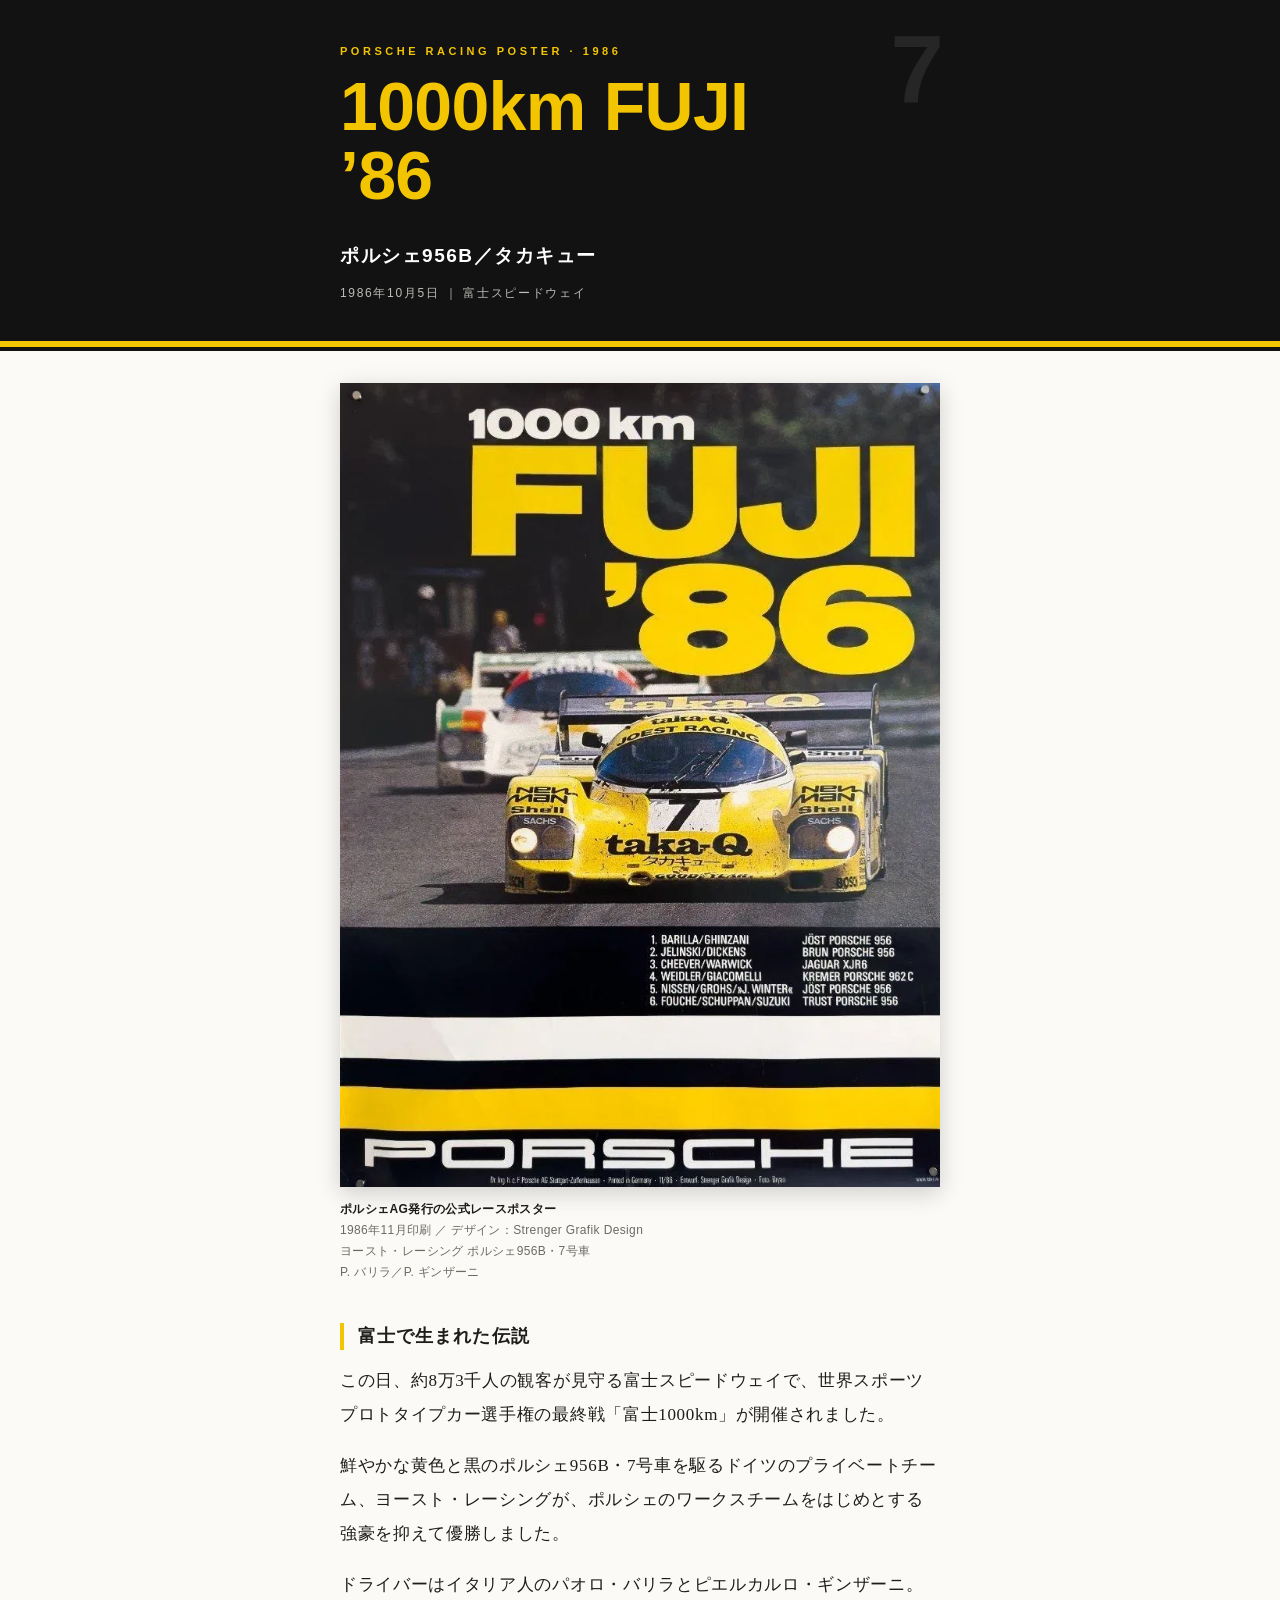
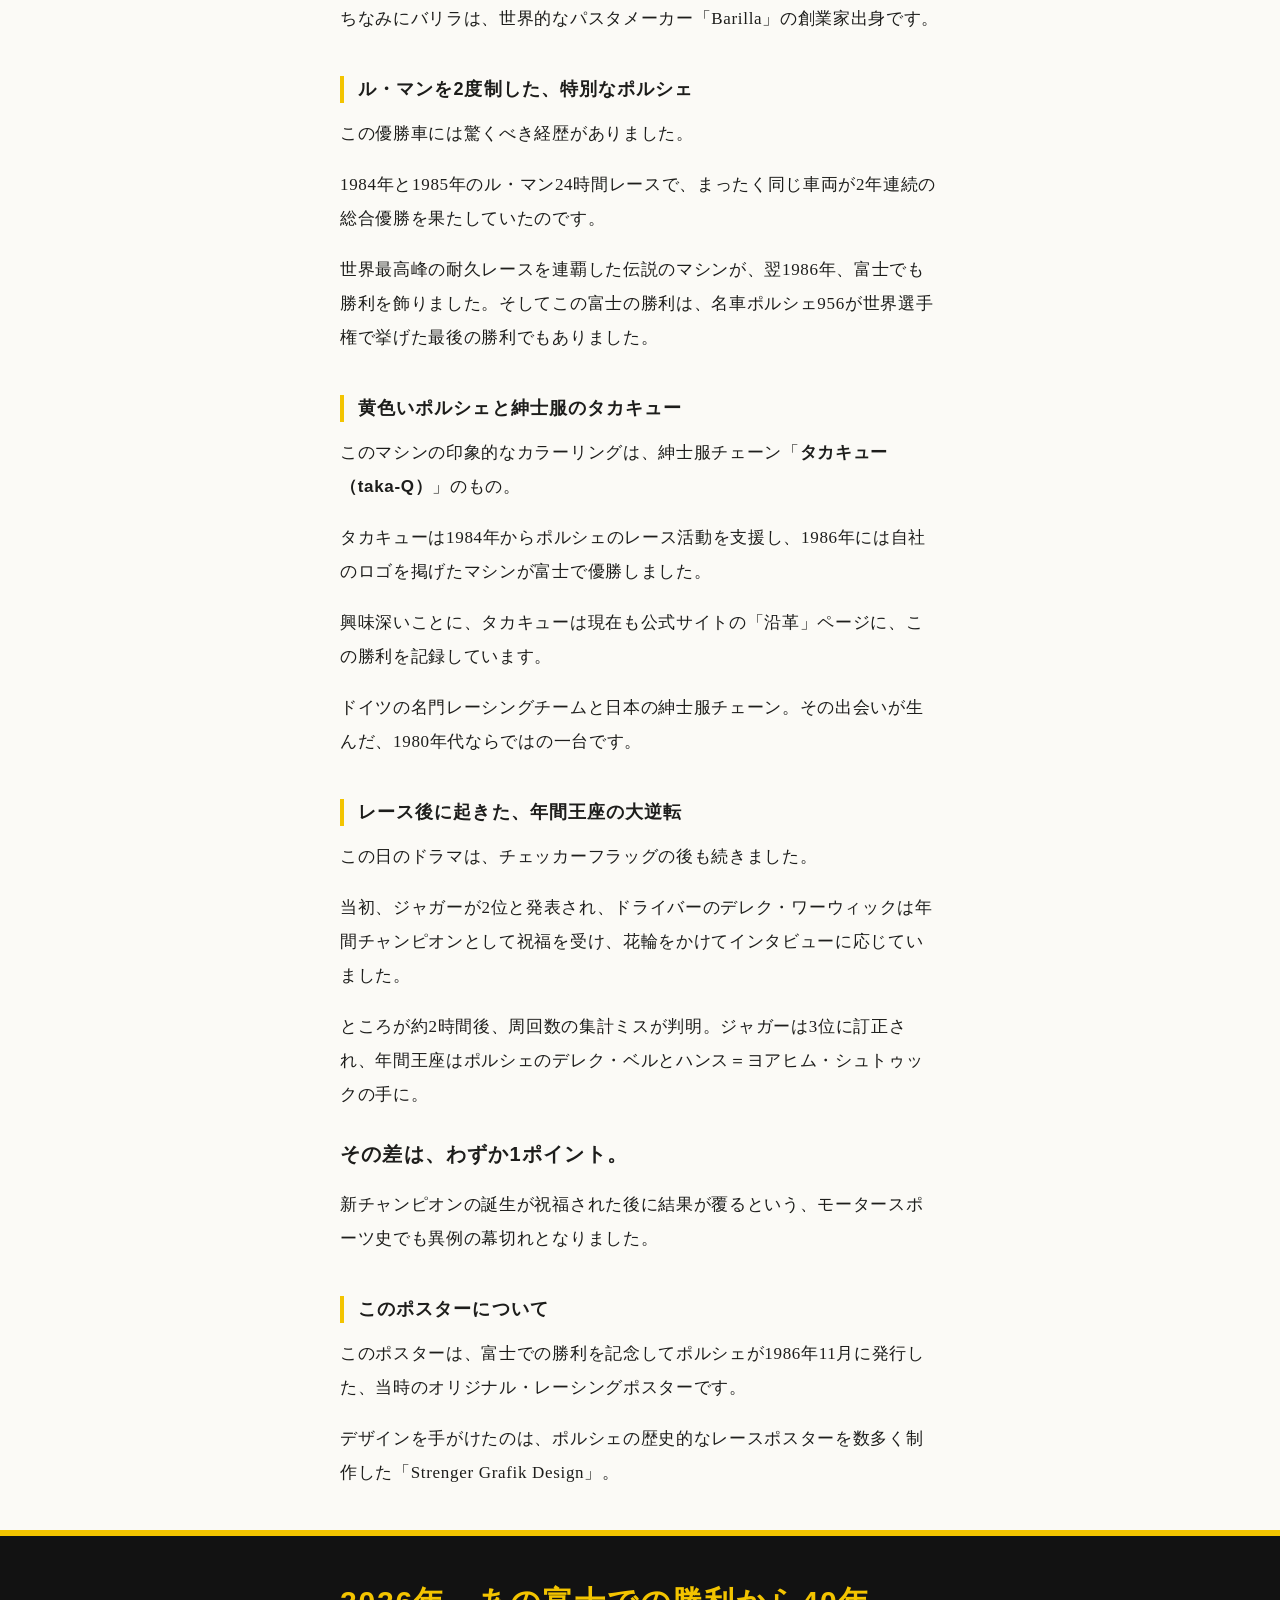
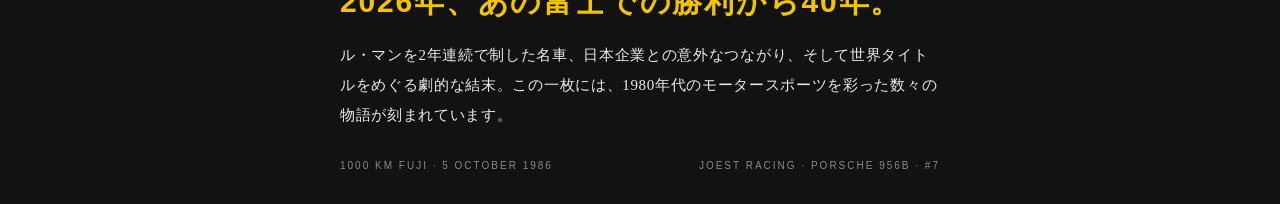
<file: site/index.html>
<!doctype html>
<html lang="ja">
<head>
<meta charset="utf-8">
<meta name="viewport" content="width=device-width, initial-scale=1">
<title>1000km FUJI ’86</title>
<!-- QR stub: the printed QR points here. To move the story, change only the two URLs below. -->
<meta http-equiv="refresh" content="0; url=story/">
<link rel="canonical" href="https://alexkoxbox.github.io/fuji86/story/">
<meta name="robots" content="noindex">
<style>body{margin:0;background:#121212;color:#F3C400;font:700 16px "Hiragino Sans",sans-serif;display:grid;place-items:center;min-height:100vh}a{color:#F3C400}</style>
</head>
<body><p><a href="story/">このポスターの物語を読む →</a></p></body>
</html>
</file>
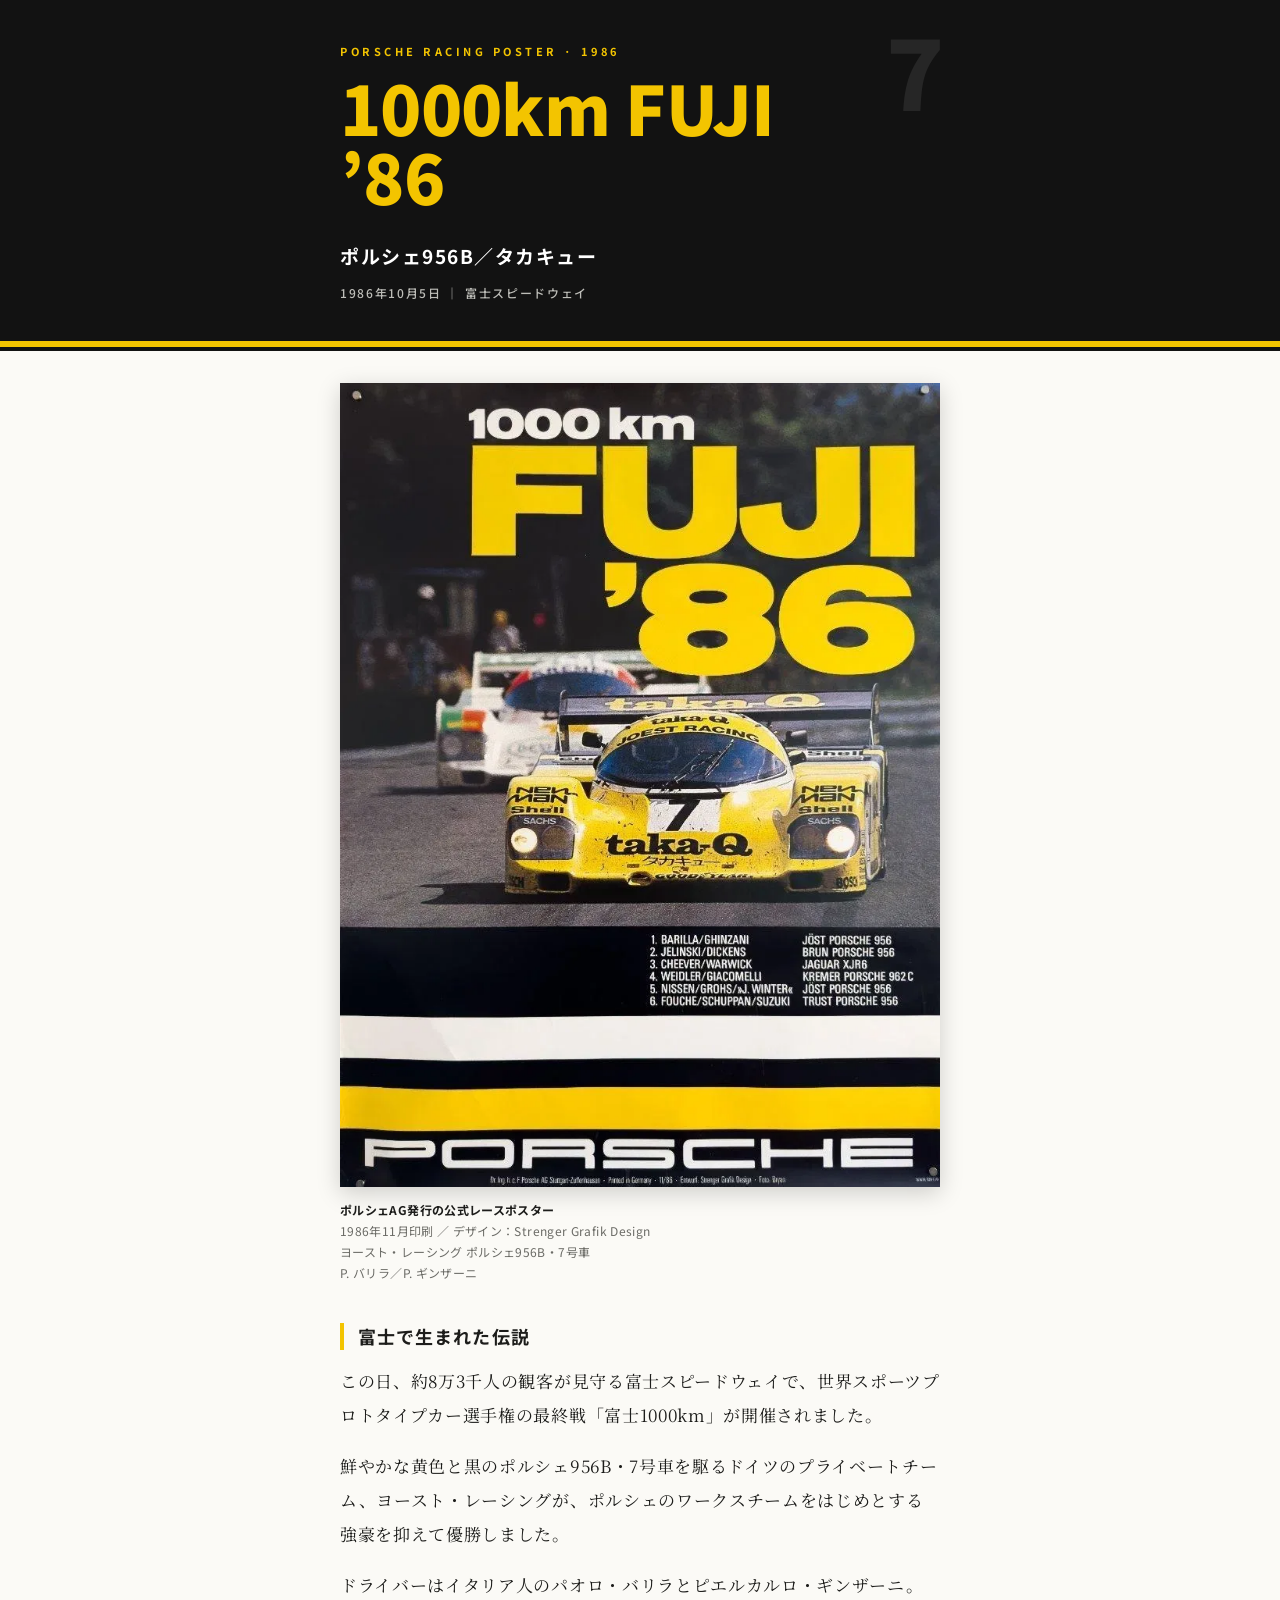
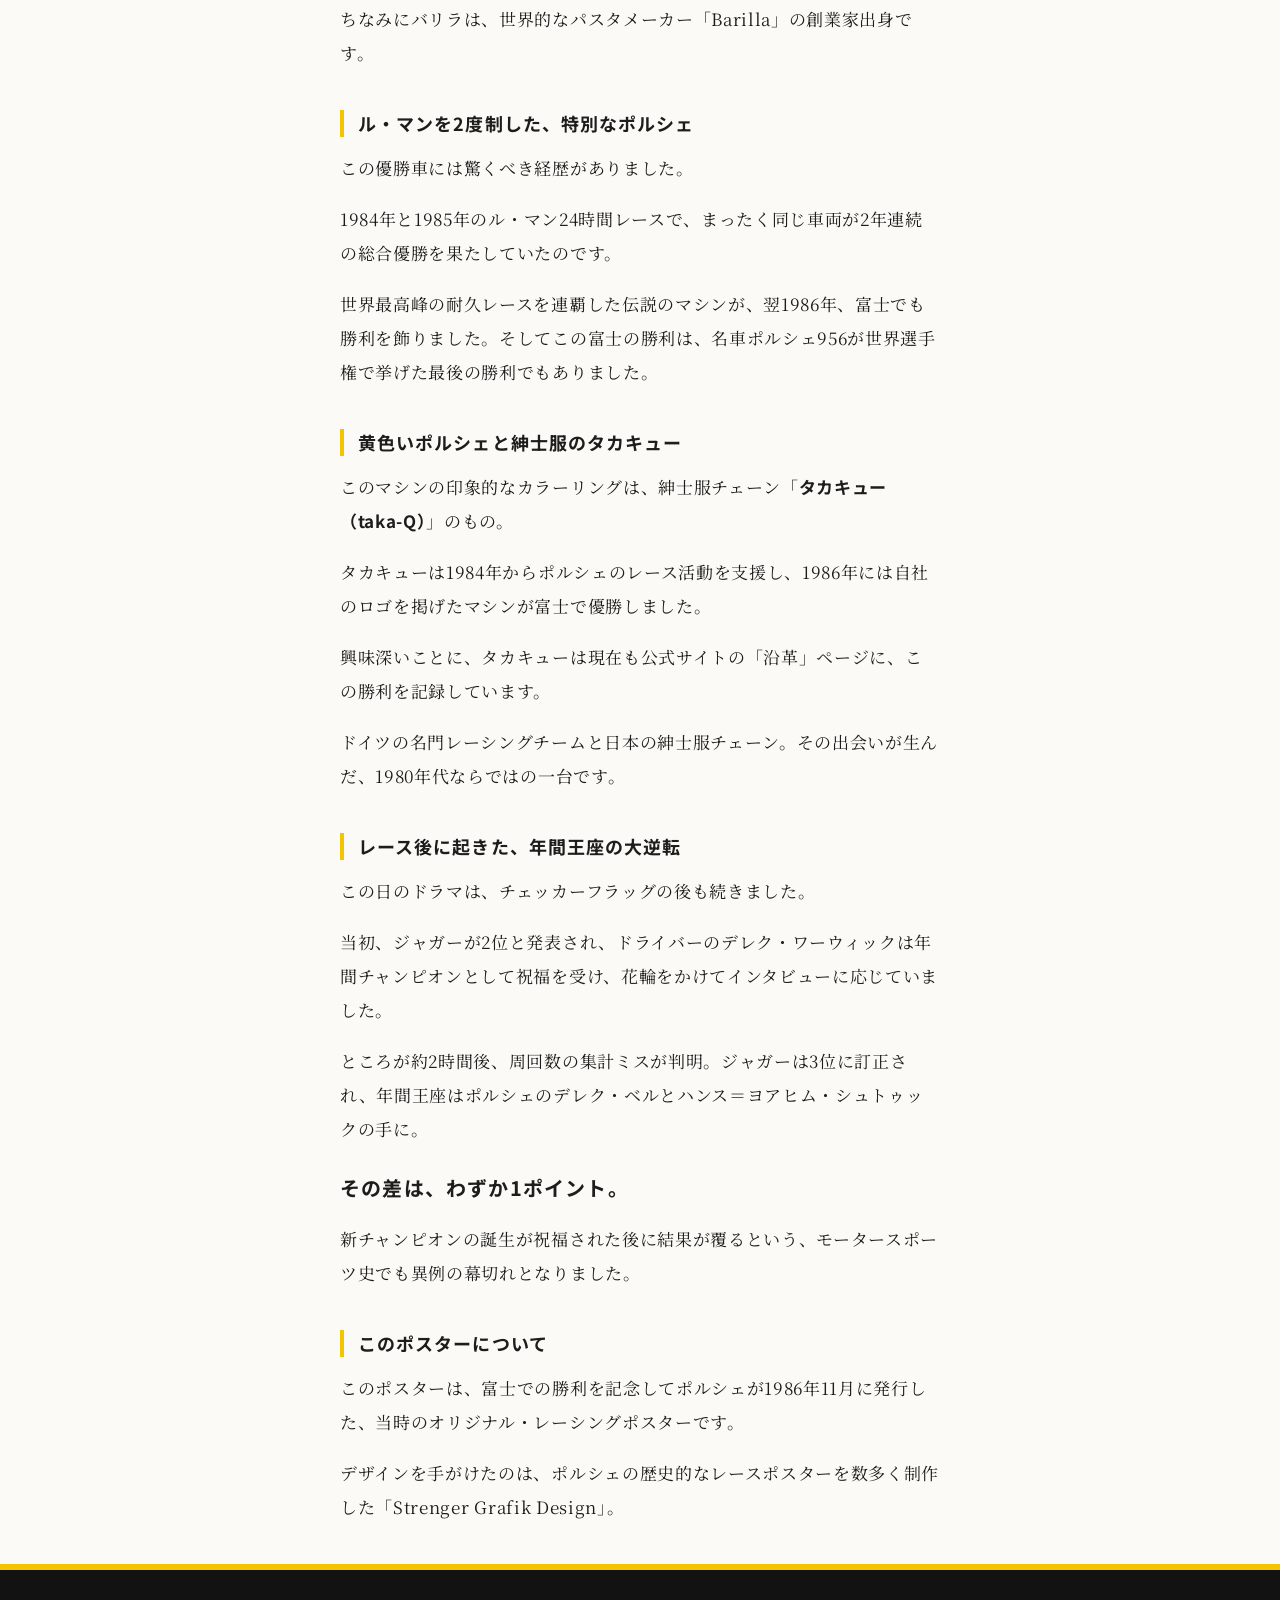
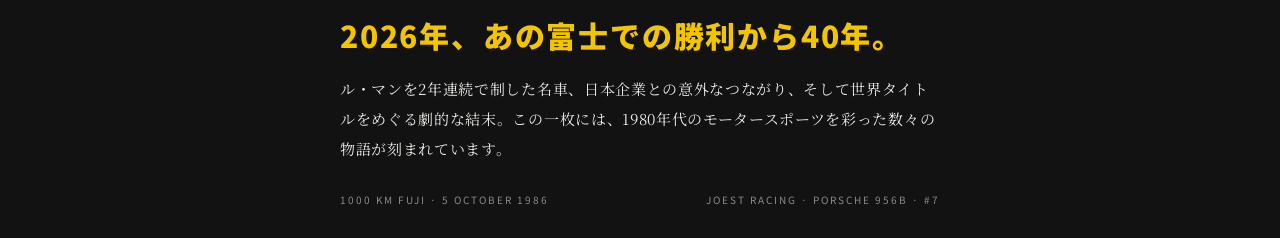
<file: site/fuji-1986/index.html>
<!doctype html>
<html lang="ja">
<head>
<meta charset="utf-8">
<meta name="viewport" content="width=device-width, initial-scale=1, viewport-fit=cover">
<title>1000km FUJI ’86 — ポルシェ956B／タカキュー</title>
<meta name="description" content="1986年10月5日、富士スピードウェイ。ポルシェ956B・7号車とタカキュー、そして世界タイトルをめぐる劇的な結末。">
<meta name="theme-color" content="#121212">
<meta property="og:type" content="article">
<meta property="og:locale" content="ja_JP">
<meta property="og:title" content="1000km FUJI ’86 — ポルシェ956B／タカキュー">
<meta property="og:description" content="2026年、あの富士での勝利から40年。">
<meta property="og:url" content="https://alexkoxbox.github.io/posters/fuji-1986/">
<meta property="og:image" content="https://alexkoxbox.github.io/posters/fuji-1986/poster.png">
<link rel="preconnect" href="https://fonts.googleapis.com">
<link rel="preconnect" href="https://fonts.gstatic.com" crossorigin>
<link rel="stylesheet" href="https://fonts.googleapis.com/css2?family=Noto+Sans+JP:wght@500;700;900&family=Noto+Serif+JP:wght@400;700&display=swap">
<style>
  :root {
    --yellow: #F3C400;
    --black: #121212;
    --paper: #fbfaf6;
    --ink: #1d1d1b;
    --muted: #6b6b66;
    --sans: "Noto Sans JP", "Noto Sans CJK JP", "Hiragino Sans", sans-serif;
    --serif: "Noto Serif JP", "Noto Serif CJK JP", "Hiragino Mincho ProN", serif;
  }
  * { box-sizing: border-box; }
  html { -webkit-text-size-adjust: 100%; }
  body {
    margin: 0;
    background: var(--paper);
    color: var(--ink);
    font-family: var(--serif);
    font-size: 17px;
    line-height: 2;
    letter-spacing: 0.04em;
    font-feature-settings: "palt" 0;
  }
  .wrap { max-width: 640px; margin: 0 auto; padding: 0 20px; }

  /* hero */
  .hero { background: var(--black); color: #fff; position: relative; overflow: hidden; }
  .hero .wrap { padding-top: 40px; padding-bottom: 32px; position: relative; }
  .kicker {
    font-family: var(--sans); font-weight: 700; color: var(--yellow);
    font-size: 11px; letter-spacing: 0.32em; margin: 0 0 10px;
  }
  .num {
    position: absolute; right: 16px; top: 22px;
    font-family: var(--sans); font-weight: 900; font-size: 96px; line-height: 1;
    color: #262626; letter-spacing: 0; user-select: none;
  }
  h1 {
    font-family: var(--sans); font-weight: 900; color: var(--yellow);
    font-size: clamp(42px, 13vw, 68px); line-height: 1.02; letter-spacing: -0.01em;
    margin: 0; position: relative;
  }
  h1 .yr { display: block; }
  .sub {
    font-family: var(--sans); font-weight: 700; font-size: 19px;
    margin: 26px 0 6px; letter-spacing: 0.08em;
  }
  .date { font-family: var(--sans); font-weight: 500; font-size: 12px; color: #bdbdb8; letter-spacing: 0.14em; margin: 0; }
  .stripes { height: 14px; background:
      linear-gradient(var(--yellow) 0 6px, var(--black) 6px 8px, var(--black) 8px); }
  .stripes.top { background: linear-gradient(var(--black) 0 4px, var(--yellow) 4px 10px, var(--black) 10px); }

  /* poster */
  figure { margin: 32px 0 8px; }
  figure img { display: block; width: 100%; height: auto; box-shadow: 0 6px 22px rgba(0,0,0,.18); }
  figcaption { font-family: var(--sans); font-size: 12px; line-height: 1.75; color: var(--muted); margin-top: 12px; letter-spacing: 0.03em; }
  figcaption strong { color: var(--ink); font-weight: 700; }

  /* sections */
  section { margin: 40px 0; }
  h2 {
    font-family: var(--sans); font-weight: 700; font-size: 18px; line-height: 1.5;
    margin: 0 0 14px; padding-left: 14px; border-left: 4px solid var(--yellow); letter-spacing: 0.06em;
  }
  p { margin: 0 0 1em; }
  p strong { font-family: var(--sans); font-weight: 700; }
  .punch { font-family: var(--sans); font-weight: 700; font-size: 20px; margin: 22px 0 14px; letter-spacing: 0.06em; }

  /* closing */
  .closing { background: var(--black); color: #fff; }
  main { padding-bottom: 16px; }
  .closing .wrap { padding-top: 36px; padding-bottom: calc(28px + env(safe-area-inset-bottom)); }
  .closing h2 { border: 0; padding: 0; color: var(--yellow); font-weight: 900; font-size: clamp(22px, 6.4vw, 30px); line-height: 1.45; margin-bottom: 16px; }
  .closing p { font-size: 15px; color: #eaeae6; }
  .foot {
    display: flex; flex-wrap: wrap; justify-content: space-between; gap: 6px 16px;
    font-family: var(--sans); font-size: 10px; letter-spacing: 0.2em; color: #8a8a85;
    margin-top: 26px;
  }
</style>
</head>
<body>

<header class="hero">
  <div class="wrap">
    <div class="num" aria-hidden="true">7</div>
    <p class="kicker">PORSCHE RACING POSTER · 1986</p>
    <h1>1000km FUJI <span class="yr">’86</span></h1>
    <p class="sub">ポルシェ956B／タカキュー</p>
    <p class="date">1986年10月5日 ｜ 富士スピードウェイ</p>
  </div>
</header>
<div class="stripes top" aria-hidden="true"></div>

<main class="wrap">
  <figure>
    <picture>
      <source srcset="poster.webp" type="image/webp">
      <img src="poster.png" width="768" height="1030" alt="1986年 富士1000km ポルシェ公式レースポスター。タカキューカラーのポルシェ956B・7号車">
    </picture>
    <figcaption>
      <strong>ポルシェAG発行の公式レースポスター</strong><br>
      1986年11月印刷 ／ デザイン：Strenger Grafik Design<br>
      ヨースト・レーシング ポルシェ956B・7号車<br>
      P. バリラ／P. ギンザーニ
    </figcaption>
  </figure>

  <section>
    <h2>富士で生まれた伝説</h2>
    <p>この日、約8万3千人の観客が見守る富士スピードウェイで、世界スポーツプロトタイプカー選手権の最終戦「富士1000km」が開催されました。</p>
    <p>鮮やかな黄色と黒のポルシェ956B・7号車を駆るドイツのプライベートチーム、ヨースト・レーシングが、ポルシェのワークスチームをはじめとする強豪を抑えて優勝しました。</p>
    <p>ドライバーはイタリア人のパオロ・バリラとピエルカルロ・ギンザーニ。ちなみにバリラは、世界的なパスタメーカー「Barilla」の創業家出身です。</p>
  </section>

  <section>
    <h2>ル・マンを2度制した、特別なポルシェ</h2>
    <p>この優勝車には驚くべき経歴がありました。</p>
    <p>1984年と1985年のル・マン24時間レースで、まったく同じ車両が2年連続の総合優勝を果たしていたのです。</p>
    <p>世界最高峰の耐久レースを連覇した伝説のマシンが、翌1986年、富士でも勝利を飾りました。そしてこの富士の勝利は、名車ポルシェ956が世界選手権で挙げた最後の勝利でもありました。</p>
  </section>

  <section>
    <h2>黄色いポルシェと紳士服のタカキュー</h2>
    <p>このマシンの印象的なカラーリングは、紳士服チェーン「<strong>タカキュー（taka-Q）</strong>」のもの。</p>
    <p>タカキューは1984年からポルシェのレース活動を支援し、1986年には自社のロゴを掲げたマシンが富士で優勝しました。</p>
    <p>興味深いことに、タカキューは現在も公式サイトの「沿革」ページに、この勝利を記録しています。</p>
    <p>ドイツの名門レーシングチームと日本の紳士服チェーン。その出会いが生んだ、1980年代ならではの一台です。</p>
  </section>

  <section>
    <h2>レース後に起きた、年間王座の大逆転</h2>
    <p>この日のドラマは、チェッカーフラッグの後も続きました。</p>
    <p>当初、ジャガーが2位と発表され、ドライバーのデレク・ワーウィックは年間チャンピオンとして祝福を受け、花輪をかけてインタビューに応じていました。</p>
    <p>ところが約2時間後、周回数の集計ミスが判明。ジャガーは3位に訂正され、年間王座はポルシェのデレク・ベルとハンス＝ヨアヒム・シュトゥックの手に。</p>
    <p class="punch">その差は、わずか1ポイント。</p>
    <p>新チャンピオンの誕生が祝福された後に結果が覆るという、モータースポーツ史でも異例の幕切れとなりました。</p>
  </section>

  <section>
    <h2>このポスターについて</h2>
    <p>このポスターは、富士での勝利を記念してポルシェが1986年11月に発行した、当時のオリジナル・レーシングポスターです。</p>
    <p>デザインを手がけたのは、ポルシェの歴史的なレースポスターを数多く制作した「Strenger Grafik Design」。</p>
  </section>
</main>

<div class="stripes" aria-hidden="true"></div>
<footer class="closing">
  <div class="wrap">
    <h2>2026年、あの富士での勝利から40年。</h2>
    <p>ル・マンを2年連続で制した名車、日本企業との意外なつながり、そして世界タイトルをめぐる劇的な結末。この一枚には、1980年代のモータースポーツを彩った数々の物語が刻まれています。</p>
    <div class="foot"><span>1000 KM FUJI · 5 OCTOBER 1986</span><span>JOEST RACING · PORSCHE 956B · #7</span></div>
  </div>
</footer>

</body>
</html>
</file>
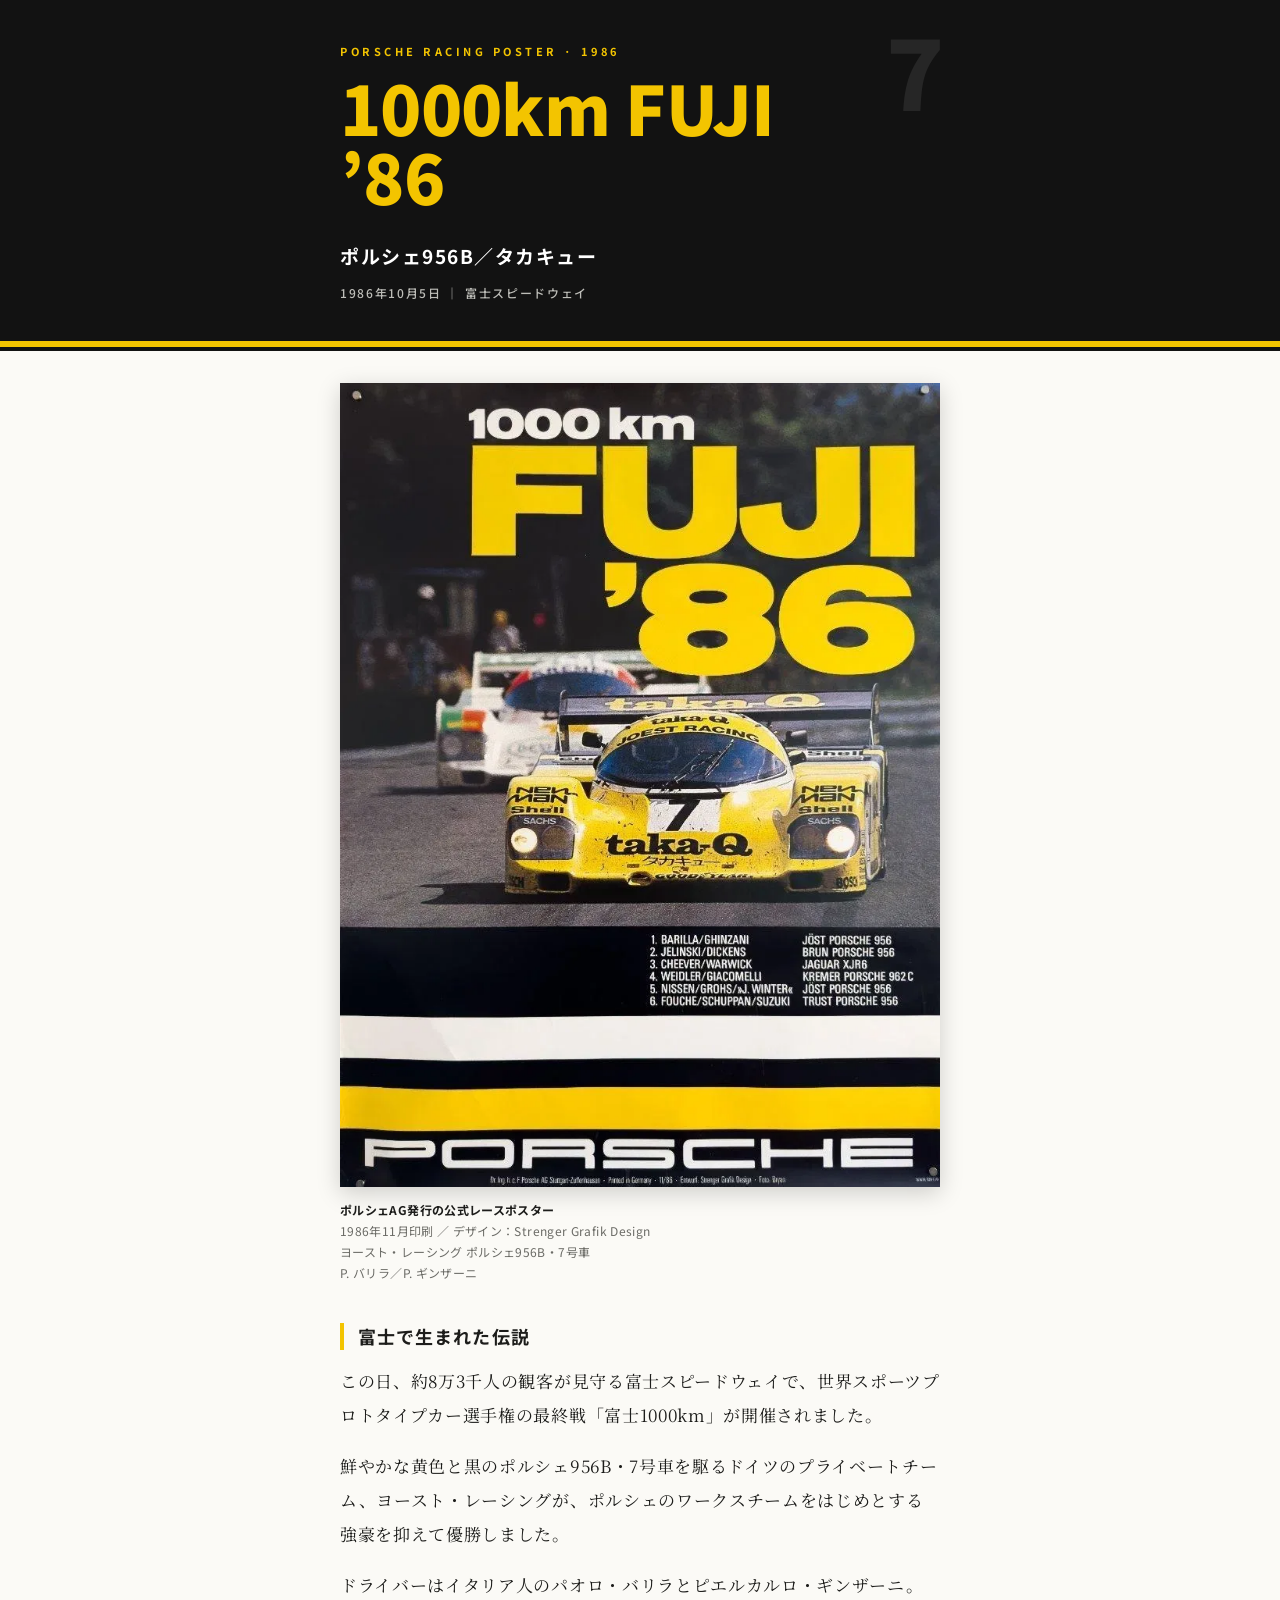
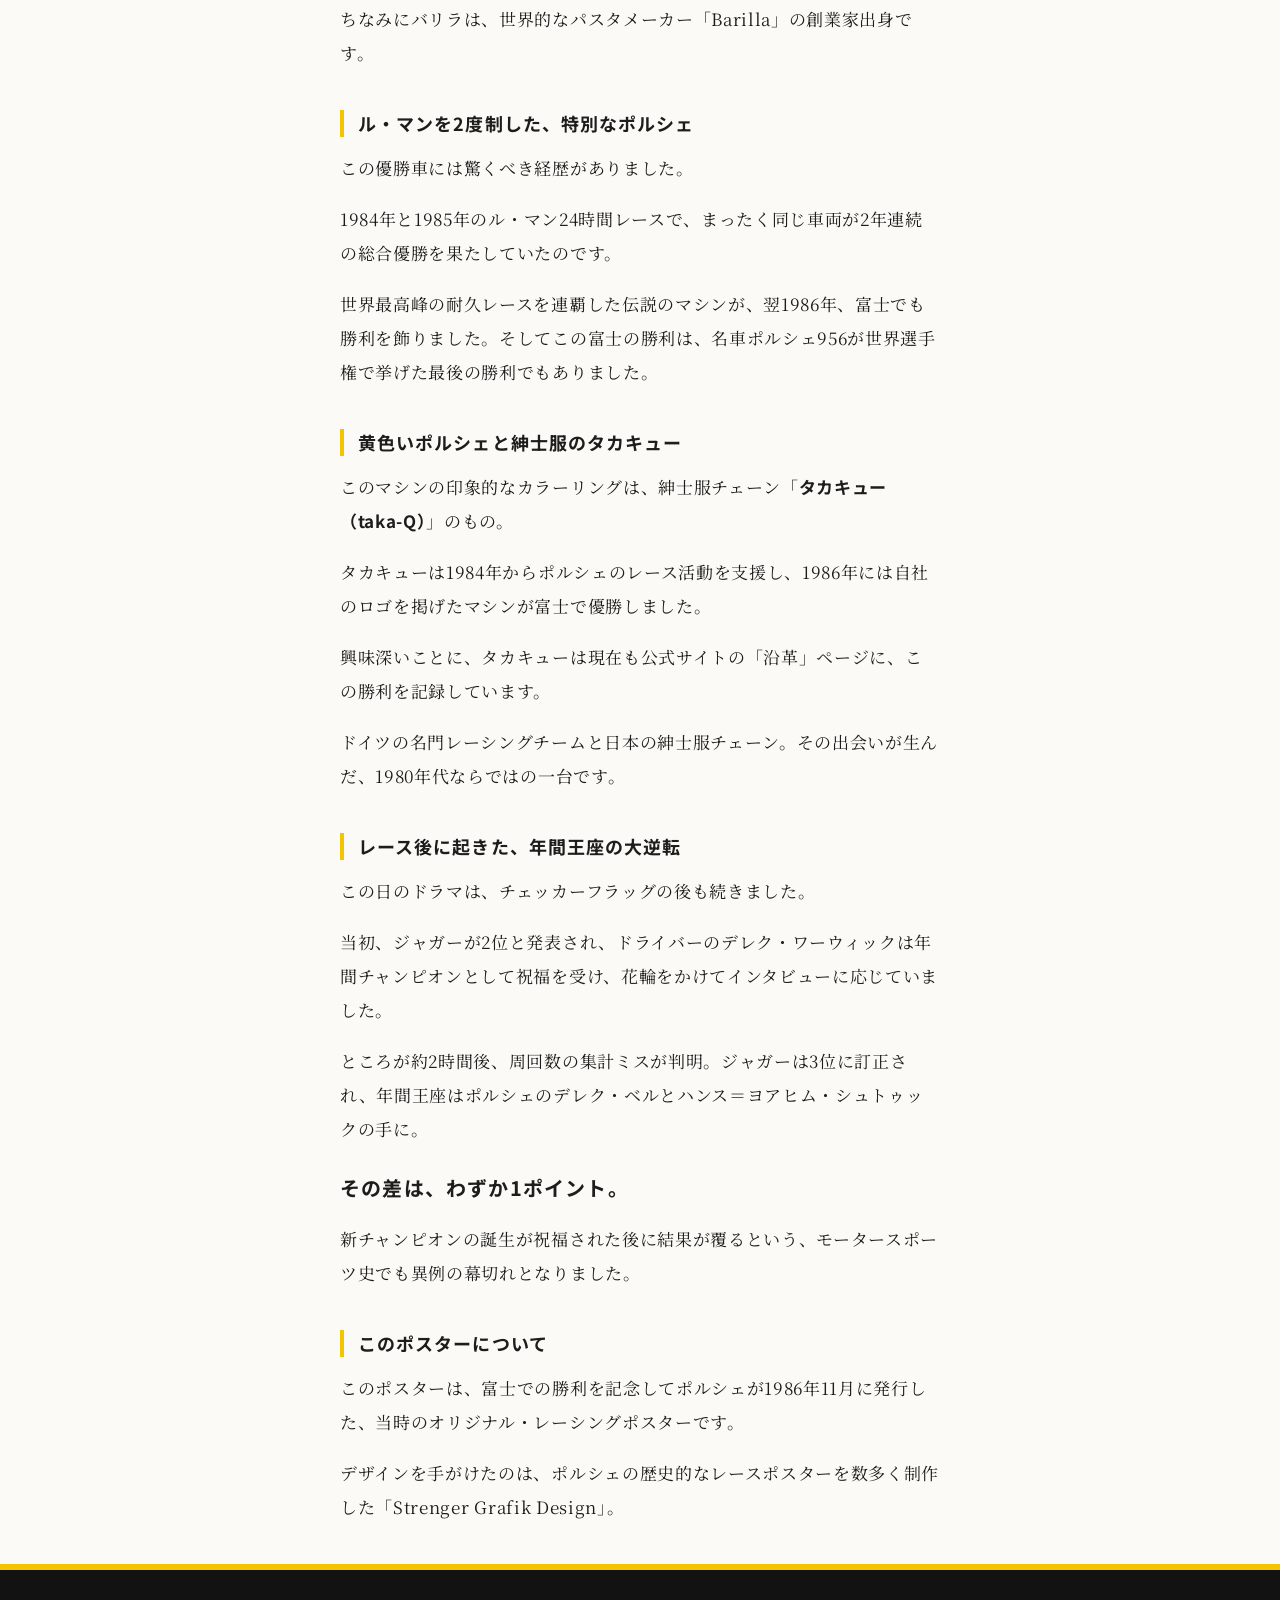
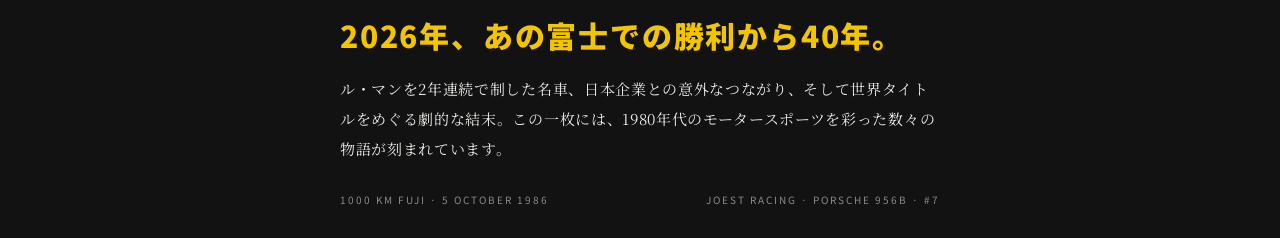
<file: site/story/index.html>
<!doctype html>
<html lang="ja">
<head>
<meta charset="utf-8">
<meta name="viewport" content="width=device-width, initial-scale=1, viewport-fit=cover">
<title>1000km FUJI ’86 — ポルシェ956B／タカキュー</title>
<meta name="description" content="1986年10月5日、富士スピードウェイ。ポルシェ956B・7号車とタカキュー、そして世界タイトルをめぐる劇的な結末。">
<meta name="theme-color" content="#121212">
<meta property="og:type" content="article">
<meta property="og:locale" content="ja_JP">
<meta property="og:title" content="1000km FUJI ’86 — ポルシェ956B／タカキュー">
<meta property="og:description" content="2026年、あの富士での勝利から40年。">
<meta property="og:url" content="https://alexkoxbox.github.io/fuji86/story/">
<meta property="og:image" content="https://alexkoxbox.github.io/fuji86/story/poster.png">
<link rel="preconnect" href="https://fonts.googleapis.com">
<link rel="preconnect" href="https://fonts.gstatic.com" crossorigin>
<link rel="stylesheet" href="https://fonts.googleapis.com/css2?family=Noto+Sans+JP:wght@500;700;900&family=Noto+Serif+JP:wght@400;700&display=swap">
<style>
  :root {
    --yellow: #F3C400;
    --black: #121212;
    --paper: #fbfaf6;
    --ink: #1d1d1b;
    --muted: #6b6b66;
    --sans: "Noto Sans JP", "Noto Sans CJK JP", "Hiragino Sans", sans-serif;
    --serif: "Noto Serif JP", "Noto Serif CJK JP", "Hiragino Mincho ProN", serif;
  }
  * { box-sizing: border-box; }
  html { -webkit-text-size-adjust: 100%; }
  body {
    margin: 0;
    background: var(--paper);
    color: var(--ink);
    font-family: var(--serif);
    font-size: 17px;
    line-height: 2;
    letter-spacing: 0.04em;
    font-feature-settings: "palt" 0;
  }
  .wrap { max-width: 640px; margin: 0 auto; padding: 0 20px; }

  /* hero */
  .hero { background: var(--black); color: #fff; position: relative; overflow: hidden; }
  .hero .wrap { padding-top: 40px; padding-bottom: 32px; position: relative; }
  .kicker {
    font-family: var(--sans); font-weight: 700; color: var(--yellow);
    font-size: 11px; letter-spacing: 0.32em; margin: 0 0 10px;
  }
  .num {
    position: absolute; right: 16px; top: 22px;
    font-family: var(--sans); font-weight: 900; font-size: 96px; line-height: 1;
    color: #262626; letter-spacing: 0; user-select: none;
  }
  h1 {
    font-family: var(--sans); font-weight: 900; color: var(--yellow);
    font-size: clamp(42px, 13vw, 68px); line-height: 1.02; letter-spacing: -0.01em;
    margin: 0; position: relative;
  }
  h1 .yr { display: block; }
  .sub {
    font-family: var(--sans); font-weight: 700; font-size: 19px;
    margin: 26px 0 6px; letter-spacing: 0.08em;
  }
  .date { font-family: var(--sans); font-weight: 500; font-size: 12px; color: #bdbdb8; letter-spacing: 0.14em; margin: 0; }
  .stripes { height: 14px; background:
      linear-gradient(var(--yellow) 0 6px, var(--black) 6px 8px, var(--black) 8px); }
  .stripes.top { background: linear-gradient(var(--black) 0 4px, var(--yellow) 4px 10px, var(--black) 10px); }

  /* poster */
  figure { margin: 32px 0 8px; }
  figure img { display: block; width: 100%; height: auto; box-shadow: 0 6px 22px rgba(0,0,0,.18); }
  figcaption { font-family: var(--sans); font-size: 12px; line-height: 1.75; color: var(--muted); margin-top: 12px; letter-spacing: 0.03em; }
  figcaption strong { color: var(--ink); font-weight: 700; }

  /* sections */
  section { margin: 40px 0; }
  h2 {
    font-family: var(--sans); font-weight: 700; font-size: 18px; line-height: 1.5;
    margin: 0 0 14px; padding-left: 14px; border-left: 4px solid var(--yellow); letter-spacing: 0.06em;
  }
  p { margin: 0 0 1em; }
  p strong { font-family: var(--sans); font-weight: 700; }
  .punch { font-family: var(--sans); font-weight: 700; font-size: 20px; margin: 22px 0 14px; letter-spacing: 0.06em; }

  /* closing */
  .closing { background: var(--black); color: #fff; }
  main { padding-bottom: 16px; }
  .closing .wrap { padding-top: 36px; padding-bottom: calc(28px + env(safe-area-inset-bottom)); }
  .closing h2 { border: 0; padding: 0; color: var(--yellow); font-weight: 900; font-size: clamp(22px, 6.4vw, 30px); line-height: 1.45; margin-bottom: 16px; }
  .closing p { font-size: 15px; color: #eaeae6; }
  .foot {
    display: flex; flex-wrap: wrap; justify-content: space-between; gap: 6px 16px;
    font-family: var(--sans); font-size: 10px; letter-spacing: 0.2em; color: #8a8a85;
    margin-top: 26px;
  }
</style>
</head>
<body>

<header class="hero">
  <div class="wrap">
    <div class="num" aria-hidden="true">7</div>
    <p class="kicker">PORSCHE RACING POSTER · 1986</p>
    <h1>1000km FUJI <span class="yr">’86</span></h1>
    <p class="sub">ポルシェ956B／タカキュー</p>
    <p class="date">1986年10月5日 ｜ 富士スピードウェイ</p>
  </div>
</header>
<div class="stripes top" aria-hidden="true"></div>

<main class="wrap">
  <figure>
    <picture>
      <source srcset="poster.webp" type="image/webp">
      <img src="poster.png" width="768" height="1030" alt="1986年 富士1000km ポルシェ公式レースポスター。タカキューカラーのポルシェ956B・7号車">
    </picture>
    <figcaption>
      <strong>ポルシェAG発行の公式レースポスター</strong><br>
      1986年11月印刷 ／ デザイン：Strenger Grafik Design<br>
      ヨースト・レーシング ポルシェ956B・7号車<br>
      P. バリラ／P. ギンザーニ
    </figcaption>
  </figure>

  <section>
    <h2>富士で生まれた伝説</h2>
    <p>この日、約8万3千人の観客が見守る富士スピードウェイで、世界スポーツプロトタイプカー選手権の最終戦「富士1000km」が開催されました。</p>
    <p>鮮やかな黄色と黒のポルシェ956B・7号車を駆るドイツのプライベートチーム、ヨースト・レーシングが、ポルシェのワークスチームをはじめとする強豪を抑えて優勝しました。</p>
    <p>ドライバーはイタリア人のパオロ・バリラとピエルカルロ・ギンザーニ。ちなみにバリラは、世界的なパスタメーカー「Barilla」の創業家出身です。</p>
  </section>

  <section>
    <h2>ル・マンを2度制した、特別なポルシェ</h2>
    <p>この優勝車には驚くべき経歴がありました。</p>
    <p>1984年と1985年のル・マン24時間レースで、まったく同じ車両が2年連続の総合優勝を果たしていたのです。</p>
    <p>世界最高峰の耐久レースを連覇した伝説のマシンが、翌1986年、富士でも勝利を飾りました。そしてこの富士の勝利は、名車ポルシェ956が世界選手権で挙げた最後の勝利でもありました。</p>
  </section>

  <section>
    <h2>黄色いポルシェと紳士服のタカキュー</h2>
    <p>このマシンの印象的なカラーリングは、紳士服チェーン「<strong>タカキュー（taka-Q）</strong>」のもの。</p>
    <p>タカキューは1984年からポルシェのレース活動を支援し、1986年には自社のロゴを掲げたマシンが富士で優勝しました。</p>
    <p>興味深いことに、タカキューは現在も公式サイトの「沿革」ページに、この勝利を記録しています。</p>
    <p>ドイツの名門レーシングチームと日本の紳士服チェーン。その出会いが生んだ、1980年代ならではの一台です。</p>
  </section>

  <section>
    <h2>レース後に起きた、年間王座の大逆転</h2>
    <p>この日のドラマは、チェッカーフラッグの後も続きました。</p>
    <p>当初、ジャガーが2位と発表され、ドライバーのデレク・ワーウィックは年間チャンピオンとして祝福を受け、花輪をかけてインタビューに応じていました。</p>
    <p>ところが約2時間後、周回数の集計ミスが判明。ジャガーは3位に訂正され、年間王座はポルシェのデレク・ベルとハンス＝ヨアヒム・シュトゥックの手に。</p>
    <p class="punch">その差は、わずか1ポイント。</p>
    <p>新チャンピオンの誕生が祝福された後に結果が覆るという、モータースポーツ史でも異例の幕切れとなりました。</p>
  </section>

  <section>
    <h2>このポスターについて</h2>
    <p>このポスターは、富士での勝利を記念してポルシェが1986年11月に発行した、当時のオリジナル・レーシングポスターです。</p>
    <p>デザインを手がけたのは、ポルシェの歴史的なレースポスターを数多く制作した「Strenger Grafik Design」。</p>
  </section>
</main>

<div class="stripes" aria-hidden="true"></div>
<footer class="closing">
  <div class="wrap">
    <h2>2026年、あの富士での勝利から40年。</h2>
    <p>ル・マンを2年連続で制した名車、日本企業との意外なつながり、そして世界タイトルをめぐる劇的な結末。この一枚には、1980年代のモータースポーツを彩った数々の物語が刻まれています。</p>
    <div class="foot"><span>1000 KM FUJI · 5 OCTOBER 1986</span><span>JOEST RACING · PORSCHE 956B · #7</span></div>
  </div>
</footer>

</body>
</html>
</file>
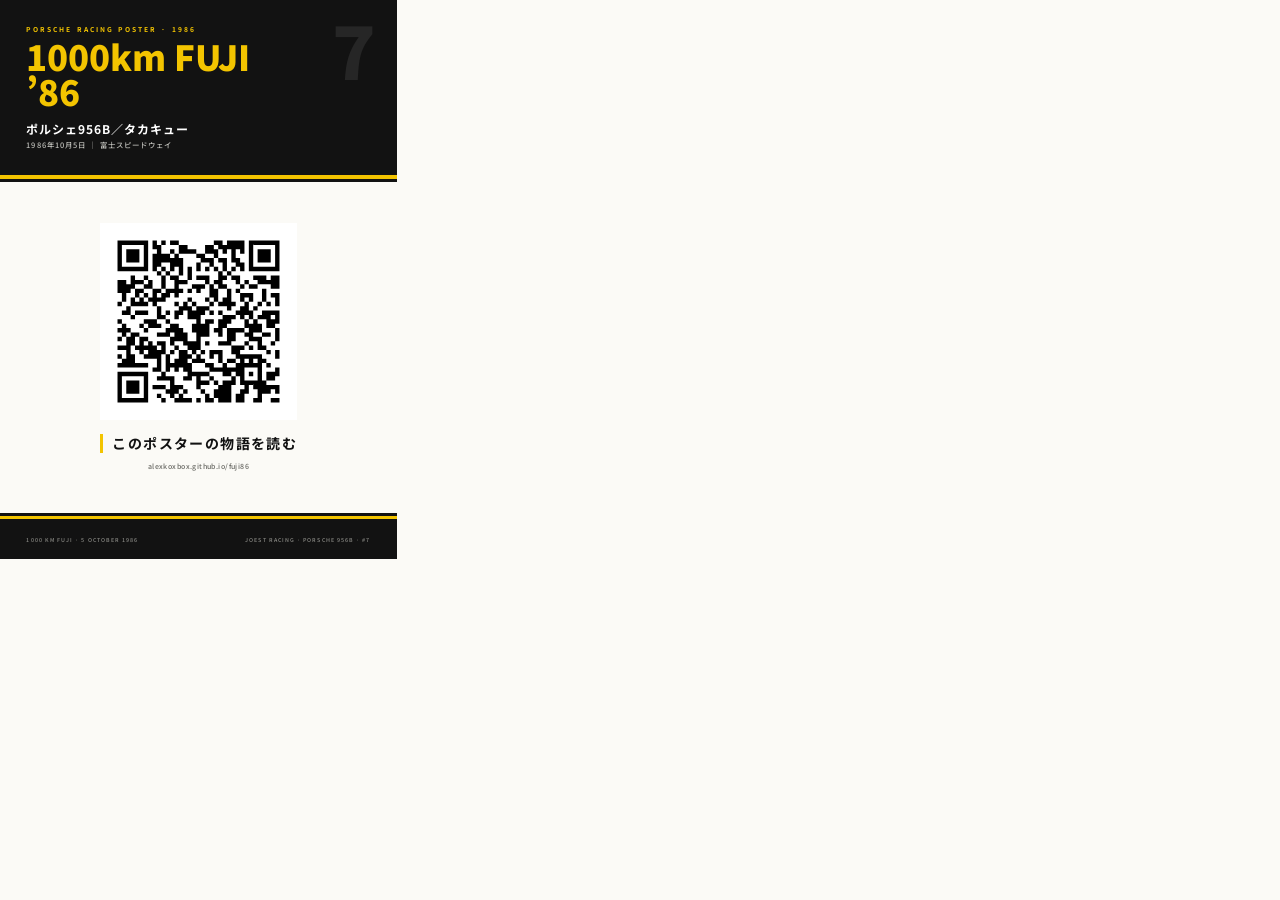
<file: print/qr_card.html>
<!doctype html>
<html lang="ja">
<head>
<meta charset="utf-8">
<title>1000km FUJI ’86 — QR</title>
<link rel="stylesheet" href="https://fonts.googleapis.com/css2?family=Noto+Sans+JP:wght@500;700;900&display=swap">
<link rel="stylesheet" href="card.css">
<style>@page { size: 105mm 148mm; margin: 0; } :root { --w:105mm; --h:148mm; --pad:7mm; --k:5pt; --n:54pt; --t:26pt; --s:9pt; --st:2.6mm; --q:52mm; --c:10.5pt; --f:4pt; }</style>
</head>
<body>
<div class="page">
  <header class="hero">
    <div class="num" aria-hidden="true">7</div>
    <p class="kicker">PORSCHE RACING POSTER · 1986</p>
    <h1>1000km FUJI<br>’86</h1>
    <p class="sub">ポルシェ956B／タカキュー</p>
    <p class="date">1986年10月5日 ｜ 富士スピードウェイ</p>
  </header>
  <div class="stripes"></div>
  <main class="body">
    <img class="qr" src="../qr.svg" alt="QR">
    <p class="cta">このポスターの物語を読む</p>
    <p class="url">alexkoxbox.github.io/fuji86</p>
  </main>
  <div class="stripes"></div>
  <footer class="foot"><span>1000 KM FUJI · 5 OCTOBER 1986</span><span>JOEST RACING · PORSCHE 956B · #7</span></footer>
</div>
</body>
</html>
</file>
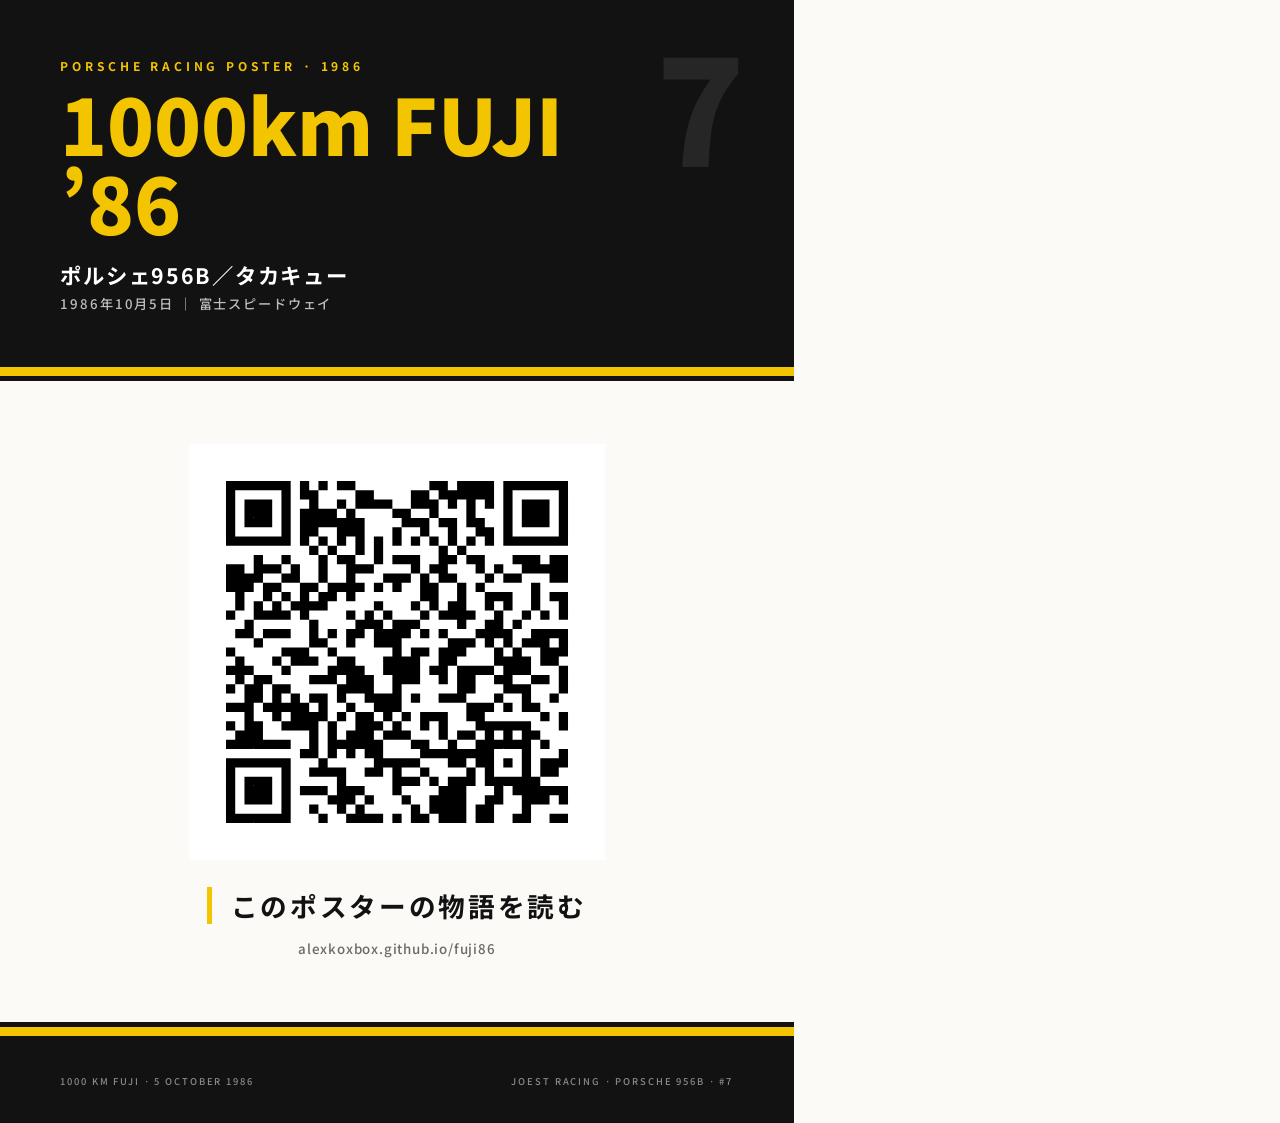
<file: print/qr_card_a4.html>
<!doctype html>
<html lang="ja">
<head>
<meta charset="utf-8">
<title>1000km FUJI ’86 — QR</title>
<link rel="stylesheet" href="https://fonts.googleapis.com/css2?family=Noto+Sans+JP:wght@500;700;900&display=swap">
<link rel="stylesheet" href="card.css">
<style>@page { size: A4; margin: 0; } :root { --w:210mm; --h:297mm; --pad:16mm; --k:9pt; --n:110pt; --t:58pt; --s:16pt; --st:5mm; --q:110mm; --c:20pt; --f:7pt; }</style>
</head>
<body>
<div class="page">
  <header class="hero">
    <div class="num" aria-hidden="true">7</div>
    <p class="kicker">PORSCHE RACING POSTER · 1986</p>
    <h1>1000km FUJI<br>’86</h1>
    <p class="sub">ポルシェ956B／タカキュー</p>
    <p class="date">1986年10月5日 ｜ 富士スピードウェイ</p>
  </header>
  <div class="stripes"></div>
  <main class="body">
    <img class="qr" src="../qr.svg" alt="QR">
    <p class="cta">このポスターの物語を読む</p>
    <p class="url">alexkoxbox.github.io/fuji86</p>
  </main>
  <div class="stripes"></div>
  <footer class="foot"><span>1000 KM FUJI · 5 OCTOBER 1986</span><span>JOEST RACING · PORSCHE 956B · #7</span></footer>
</div>
</body>
</html>
</file>
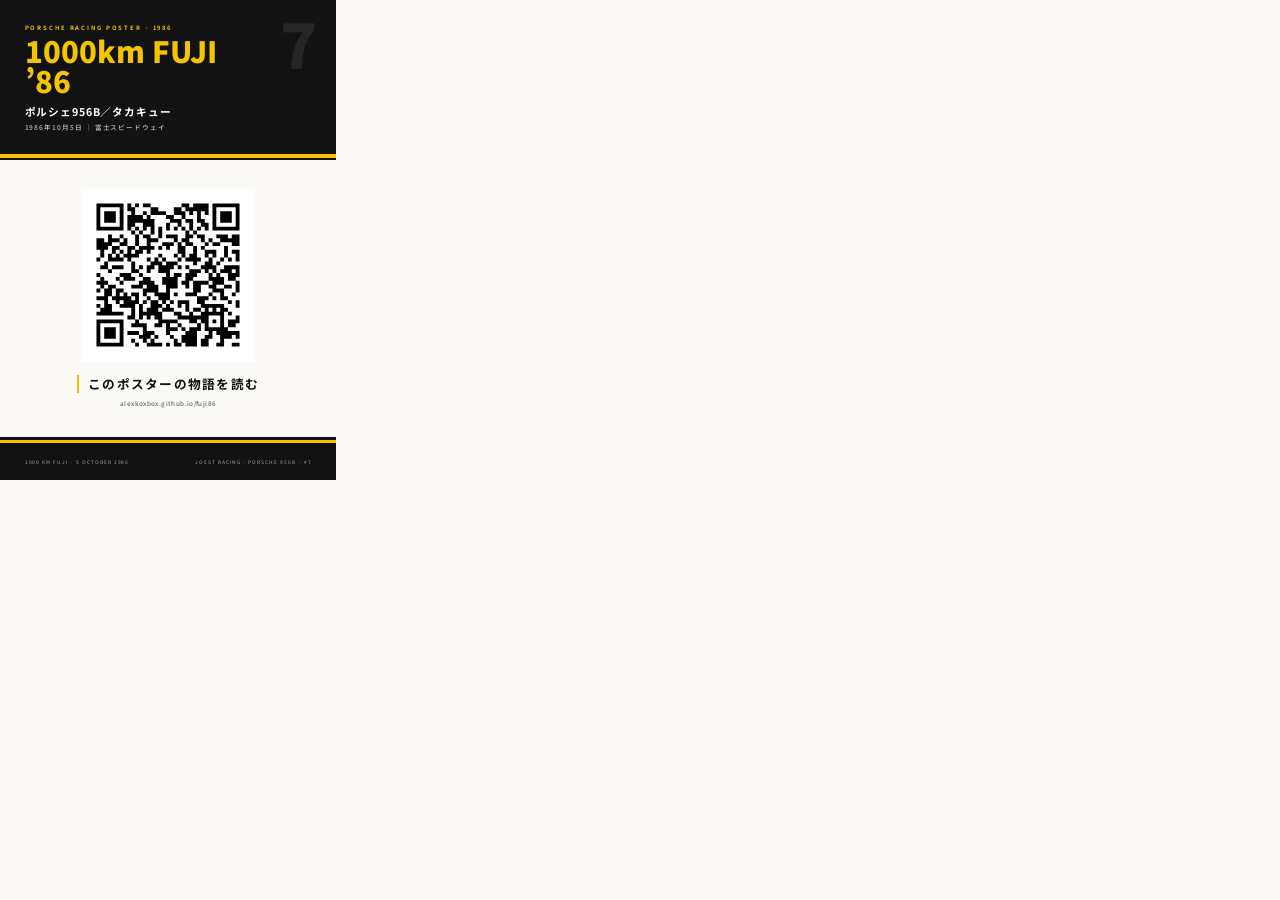
<file: print/qr_card_L.html>
<!doctype html>
<html lang="ja">
<head>
<meta charset="utf-8">
<title>1000km FUJI ’86 — QR</title>
<link rel="stylesheet" href="https://fonts.googleapis.com/css2?family=Noto+Sans+JP:wght@500;700;900&display=swap">
<link rel="stylesheet" href="card.css">
<style>@page { size: 89mm 127mm; margin: 0; } :root { --w:89mm; --h:127mm; --pad:6.5mm; --k:4.4pt; --n:46pt; --t:22pt; --s:8pt; --st:2.2mm; --q:46mm; --c:9.5pt; --f:3.6pt; }</style>
</head>
<body>
<div class="page">
  <header class="hero">
    <div class="num" aria-hidden="true">7</div>
    <p class="kicker">PORSCHE RACING POSTER · 1986</p>
    <h1>1000km FUJI<br>’86</h1>
    <p class="sub">ポルシェ956B／タカキュー</p>
    <p class="date">1986年10月5日 ｜ 富士スピードウェイ</p>
  </header>
  <div class="stripes"></div>
  <main class="body">
    <img class="qr" src="../qr.svg" alt="QR">
    <p class="cta">このポスターの物語を読む</p>
    <p class="url">alexkoxbox.github.io/fuji86</p>
  </main>
  <div class="stripes"></div>
  <footer class="foot"><span>1000 KM FUJI · 5 OCTOBER 1986</span><span>JOEST RACING · PORSCHE 956B · #7</span></footer>
</div>
</body>
</html>
</file>
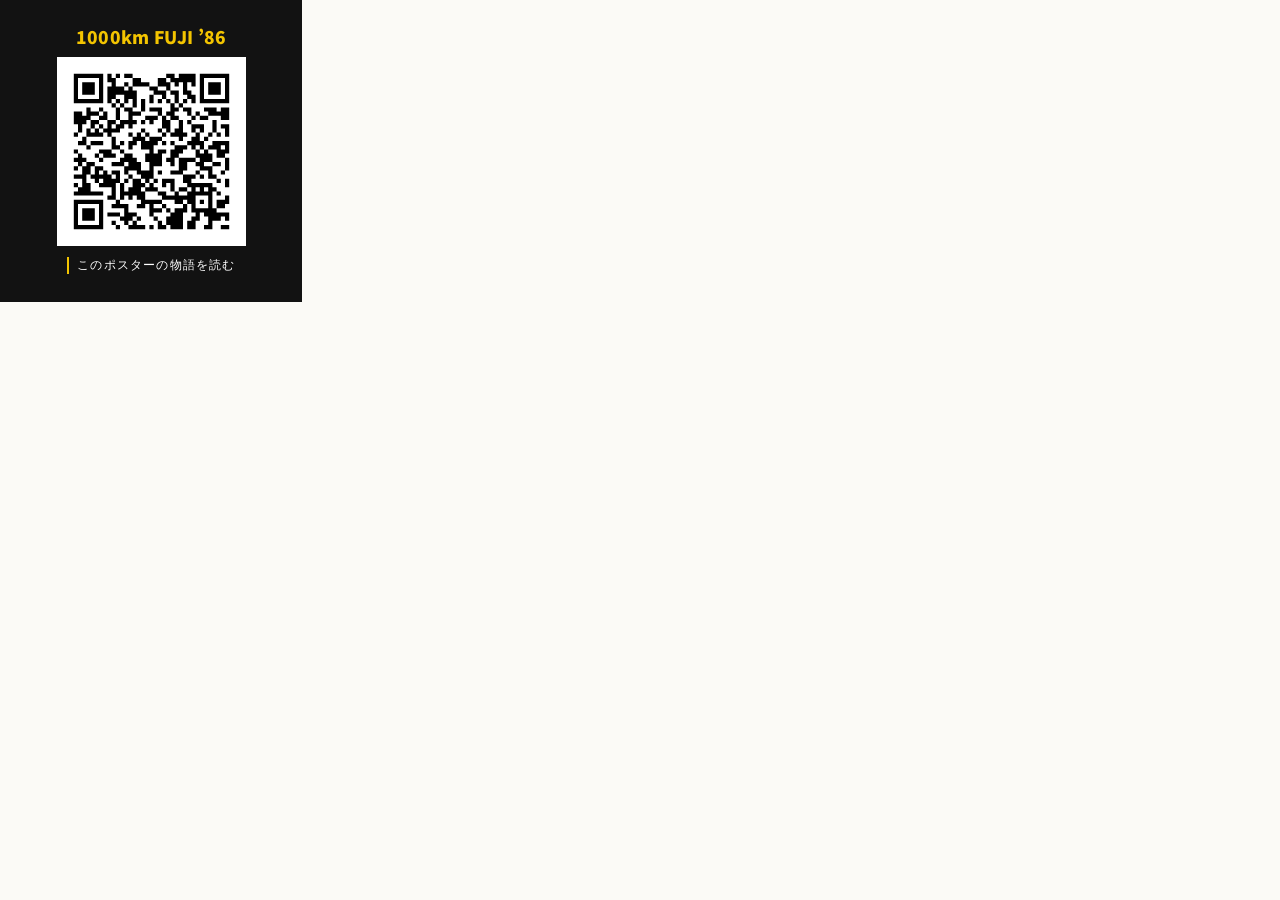
<file: print/qr_sticker.html>
<!doctype html>
<html lang="ja">
<head>
<meta charset="utf-8">
<title>1000km FUJI ’86 — QR sticker</title>
<link rel="stylesheet" href="https://fonts.googleapis.com/css2?family=Noto+Sans+JP:wght@700;900&display=swap">
<link rel="stylesheet" href="card.css">
<style>
  :root { --w:80mm; --h:80mm; }
  .page { background:var(--black); align-items:center; justify-content:center; gap:3mm; }
  .t { font:900 13pt/1 var(--sans); color:var(--yellow); letter-spacing:.02em; }
  .qr { width:50mm; height:50mm; }
  .cta { color:#fff; font-size:9pt; margin-top:0; }
</style>
</head>
<body>
<div class="page">
  <p class="t">1000km FUJI ’86</p>
  <img class="qr" src="../qr.svg" alt="QR">
  <p class="cta">このポスターの物語を読む</p>
</div>
</body>
</html>
</file>
<file: print/card.css>
:root { --yellow:#F3C400; --black:#121212; --paper:#fbfaf6;
  --sans:"Noto Sans JP","Noto Sans CJK JP",sans-serif; --serif:"Noto Serif JP","Noto Serif CJK JP",serif; }
* { box-sizing:border-box; margin:0; }
html, body { background:var(--paper); -webkit-print-color-adjust:exact; print-color-adjust:exact; }
.page { width:var(--w); height:var(--h); display:flex; flex-direction:column; overflow:hidden; position:relative; }
.hero { background:var(--black); color:#fff; padding:var(--pad) var(--pad) calc(var(--pad)*.8); position:relative; }
.kicker { font:700 var(--k)/1 var(--sans); color:var(--yellow); letter-spacing:.32em; margin-bottom:.9em; }
.num { position:absolute; right:calc(var(--pad)*.8); top:calc(var(--pad)*.5); font:900 var(--n)/1 var(--sans); color:#262626; }
h1 { font:900 var(--t)/1.02 var(--sans); color:var(--yellow); position:relative; }
.sub { font:700 var(--s)/1.4 var(--sans); color:#fff; letter-spacing:.08em; margin-top:.9em; }
.date { font:500 calc(var(--s)*.62)/1.4 var(--sans); color:#bdbdb8; letter-spacing:.14em; margin-top:.4em; }
.stripes { height:var(--st); background:linear-gradient(var(--black) 0 28%, var(--yellow) 28% 72%, var(--black) 72%); }
.body { flex:1; display:flex; flex-direction:column; align-items:center; justify-content:center; padding:var(--pad); }
.qr { width:var(--q); height:var(--q); background:#fff; display:block; }
.cta { font:700 var(--c)/1.4 var(--sans); color:var(--black); letter-spacing:.1em; margin-top:1em;
  padding-left:.7em; border-left:.22em solid var(--yellow); }
.url { font:500 calc(var(--c)*.5)/1.4 var(--sans); color:#6b6b66; letter-spacing:.06em; margin-top:1.2em; }
.foot { background:var(--black); color:#8a8a85; font:500 var(--f)/1 var(--sans); letter-spacing:.2em;
  display:flex; justify-content:space-between; padding:calc(var(--pad)*.6) var(--pad); }
</file>
